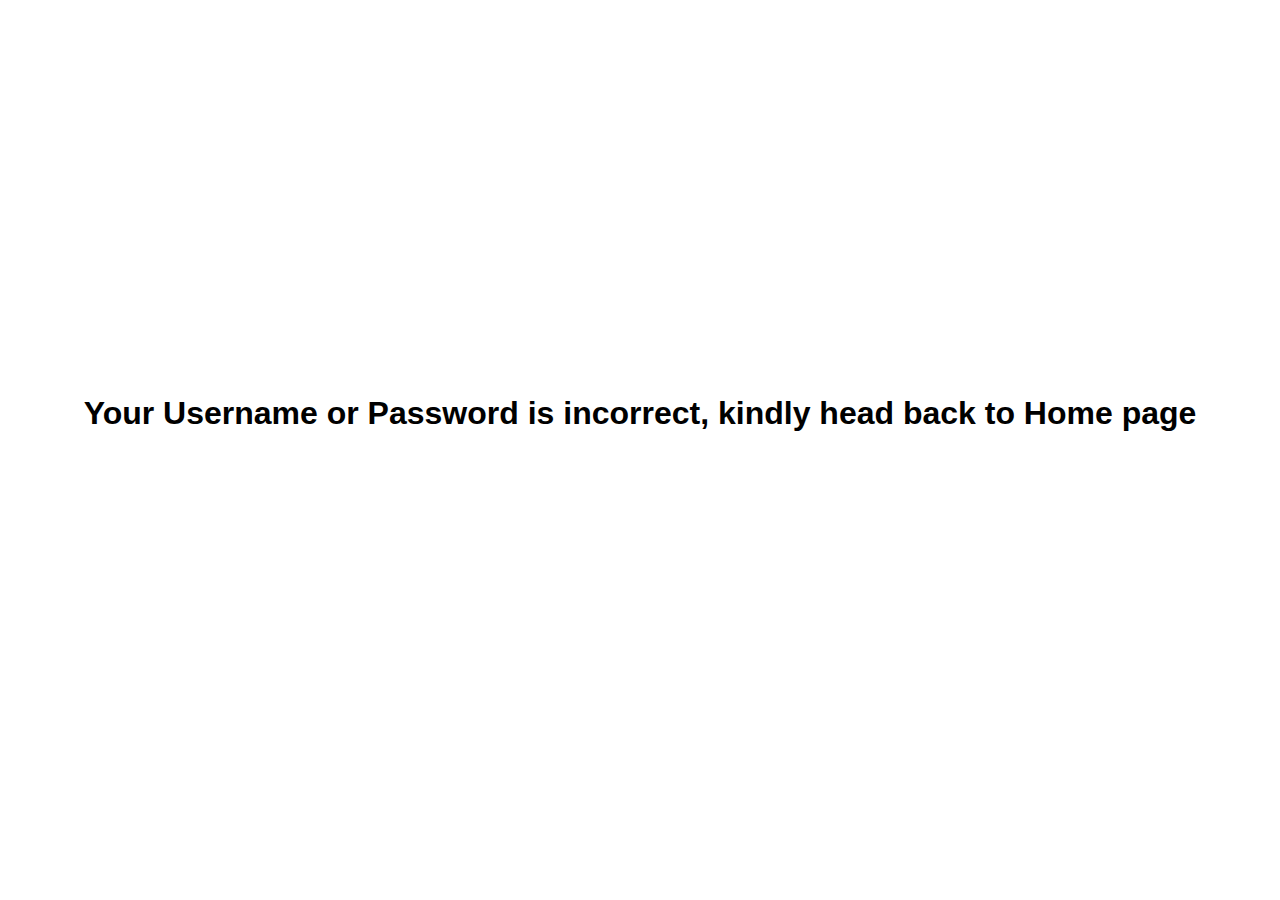
<file: templates/badCred.html>
<!DOCTYPE html>
<html lang="en">
<head>
    <meta charset="UTF-8">
    <meta http-equiv="X-UA-Compatible" content="IE=edge">
    <meta name="viewport" content="width=device-width, initial-scale=1.0">
    <title>Incorrect</title>
    <style>
        body{
            height: 90vh;
        }
        h1{
            font-family: sans-serif;
        }
        .d-flex{
            display: flex;
        }
        .dir-col{
            flex-direction: column;
        }
        .justify-content-center{
            justify-content: center;
        }
        .align-items-center{
            align-items: center;
        }
    </style>
</head>
<body class="d-flex dir-col justify-content-center align-items-center">
    <h1>Your Username or Password is incorrect, kindly head back to Home page</h1>
</body>
</html>
</file>
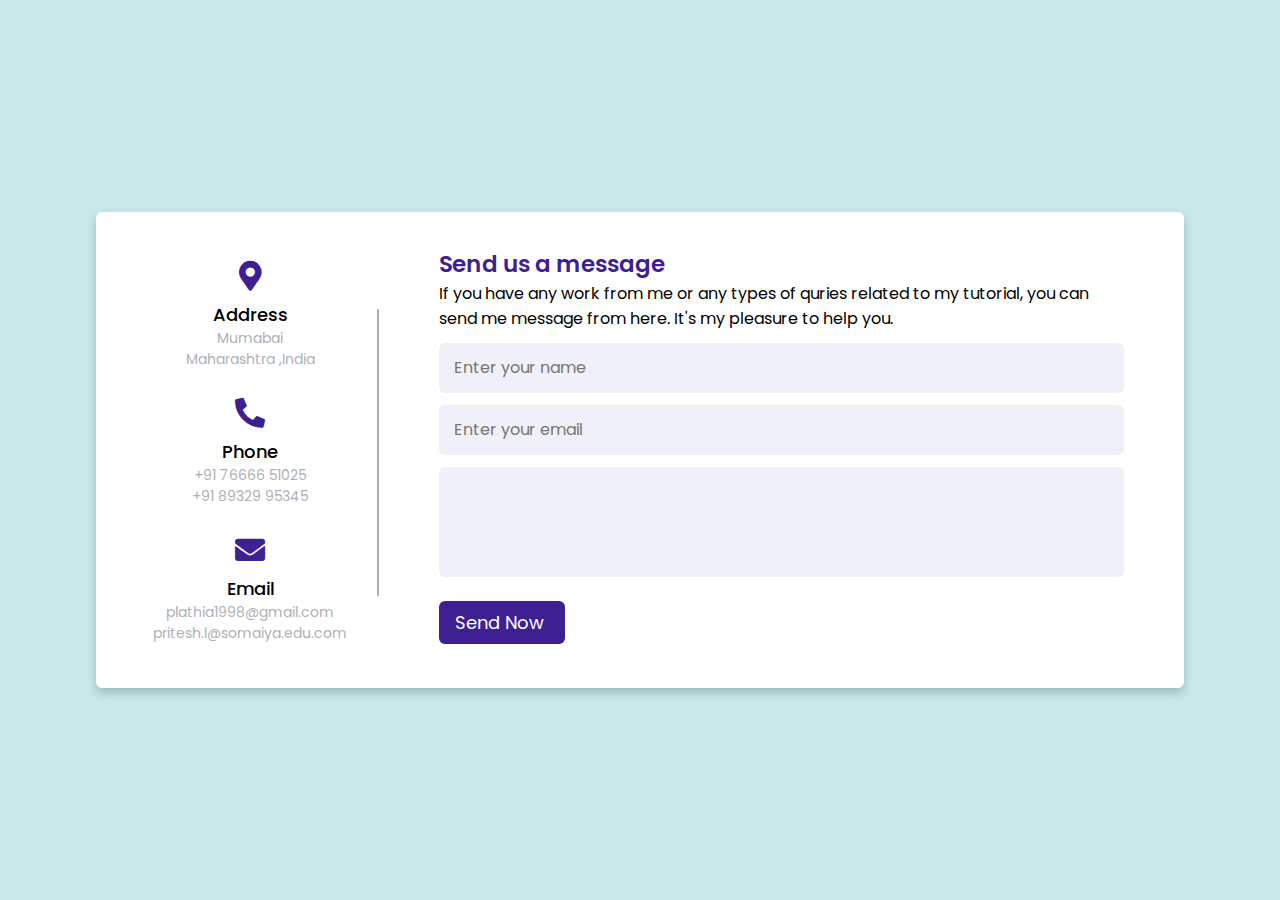
<file: templates/contactus.html>
<!DOCTYPE html>
<!-- Created By CodingLab - www.codinglabweb.com -->
<html lang="en" dir="ltr">

<head>
    <meta charset="UTF-8">
    <!-- <title> Responsive Contact Us Form  | CodingLab </title>
    <link rel="stylesheet" href="style.css">
    <!-- Fontawesome CDN Link -->
    <link rel="stylesheet" href="https://cdnjs.cloudflare.com/ajax/libs/font-awesome/5.15.2/css/all.min.css" />
    <meta name="viewport" content="width=device-width, initial-scale=1.0">
    <style>
        /* Google Font CDN Link */
        
        @import url('https://fonts.googleapis.com/css2?family=Poppins:wght@200;300;400;500;600;700&display=swap');
        * {
            margin: 0;
            padding: 0;
            box-sizing: border-box;
            font-family: "Poppins", sans-serif;
        }
        
        body {
            min-height: 100vh;
            width: 100%;
            background: #c8e8e9;
            display: flex;
            align-items: center;
            justify-content: center;
        }
        
        .container {
            width: 85%;
            background: #fff;
            border-radius: 6px;
            padding: 20px 60px 30px 40px;
            box-shadow: 0 5px 10px rgba(0, 0, 0, 0.2);
        }
        
        .container .content {
            display: flex;
            align-items: center;
            justify-content: space-between;
        }
        
        .container .content .left-side {
            width: 25%;
            height: 100%;
            display: flex;
            flex-direction: column;
            align-items: center;
            justify-content: center;
            margin-top: 15px;
            position: relative;
        }
        
        .content .left-side::before {
            content: '';
            position: absolute;
            height: 70%;
            width: 2px;
            right: -15px;
            top: 50%;
            transform: translateY(-50%);
            background: #afafb6;
        }
        
        .content .left-side .details {
            margin: 14px;
            text-align: center;
        }
        
        .content .left-side .details i {
            font-size: 30px;
            color: #3e2093;
            margin-bottom: 10px;
        }
        
        .content .left-side .details .topic {
            font-size: 18px;
            font-weight: 500;
        }
        
        .content .left-side .details .text-one,
        .content .left-side .details .text-two {
            font-size: 14px;
            color: #afafb6;
        }
        
        .container .content .right-side {
            width: 75%;
            margin-left: 75px;
        }
        
        .content .right-side .topic-text {
            font-size: 23px;
            font-weight: 600;
            color: #3e2093;
        }
        
        .right-side .input-box {
            height: 50px;
            width: 100%;
            margin: 12px 0;
        }
        
        .right-side .input-box input,
        .right-side .input-box textarea {
            height: 100%;
            width: 100%;
            border: none;
            outline: none;
            font-size: 16px;
            background: #F0F1F8;
            border-radius: 6px;
            padding: 0 15px;
            resize: none;
        }
        
        .right-side .message-box {
            min-height: 110px;
        }
        
        .right-side .input-box textarea {
            padding-top: 6px;
        }
        
        .right-side .button {
            display: inline-block;
            margin-top: 12px;
        }
        
        .right-side .button input[type="button"] {
            color: #fff;
            font-size: 18px;
            outline: none;
            border: none;
            padding: 8px 16px;
            border-radius: 6px;
            background: #3e2093;
            cursor: pointer;
            transition: all 0.3s ease;
        }
        
        .button input[type="button"]:hover {
            background: #5029bc;
        }
        
        @media (max-width: 950px) {
            .container {
                width: 90%;
                padding: 30px 40px 40px 35px;
            }
            .container .content .right-side {
                width: 75%;
                margin-left: 55px;
            }
        }
        
        @media (max-width: 820px) {
            .container {
                margin: 40px 0;
                height: 100%;
            }
            .container .content {
                flex-direction: column-reverse;
            }
            .container .content .left-side {
                width: 100%;
                flex-direction: row;
                margin-top: 40px;
                justify-content: center;
                flex-wrap: wrap;
            }
            .container .content .left-side::before {
                display: none;
            }
            .container .content .right-side {
                width: 100%;
                margin-left: 0;
            }
        }
    </style>
</head>

<body>
    <div class="container">
        <div class="content">
            <div class="left-side">
                <div class="address details"><i class="fas fa-map-marker-alt"></i>
                    <div class="topic">Address</div>
                    <div class="text-one">Mumabai
                    </div>
                    <div class="text-two">Maharashtra ,India</div>
                </div>
                <div class="phone details"><i class="fas fa-phone-alt"></i>
                    <div class="topic">Phone</div>
                    <div class="text-one">+91 76666 51025</div>
                    <div class="text-two">+91 89329 95345</div>
                </div>
                <div class="email details"><i class="fas fa-envelope"></i>
                    <div class="topic">Email</div>
                    <div class="text-one">plathia1998@gmail.com</div>
                    <div class="text-two">pritesh.l@somaiya.edu.com</div>
                </div>
            </div>
            <div class="right-side">
                <div class="topic-text">Send us a message</div>
                <p>If you have any work from me or any types of quries related to my tutorial, you can send me message from here. It's my pleasure to help you.</p>
                <form action="#">
                    <div class="input-box"><input type="text" placeholder="Enter your name"></div>
                    <div class="input-box"><input type="text" placeholder="Enter your email"></div>
                    <div class="input-box message-box">
                        <textarea id="w3review" name="w3review" rows="4" cols="50">
                        </textarea>
                    </div>
                    <div class="button">
                        <input type="button" href="/" value="Send Now "></div>
                </form>
            </div>
        </div>
    </div>
</body>

</html>
</file>
